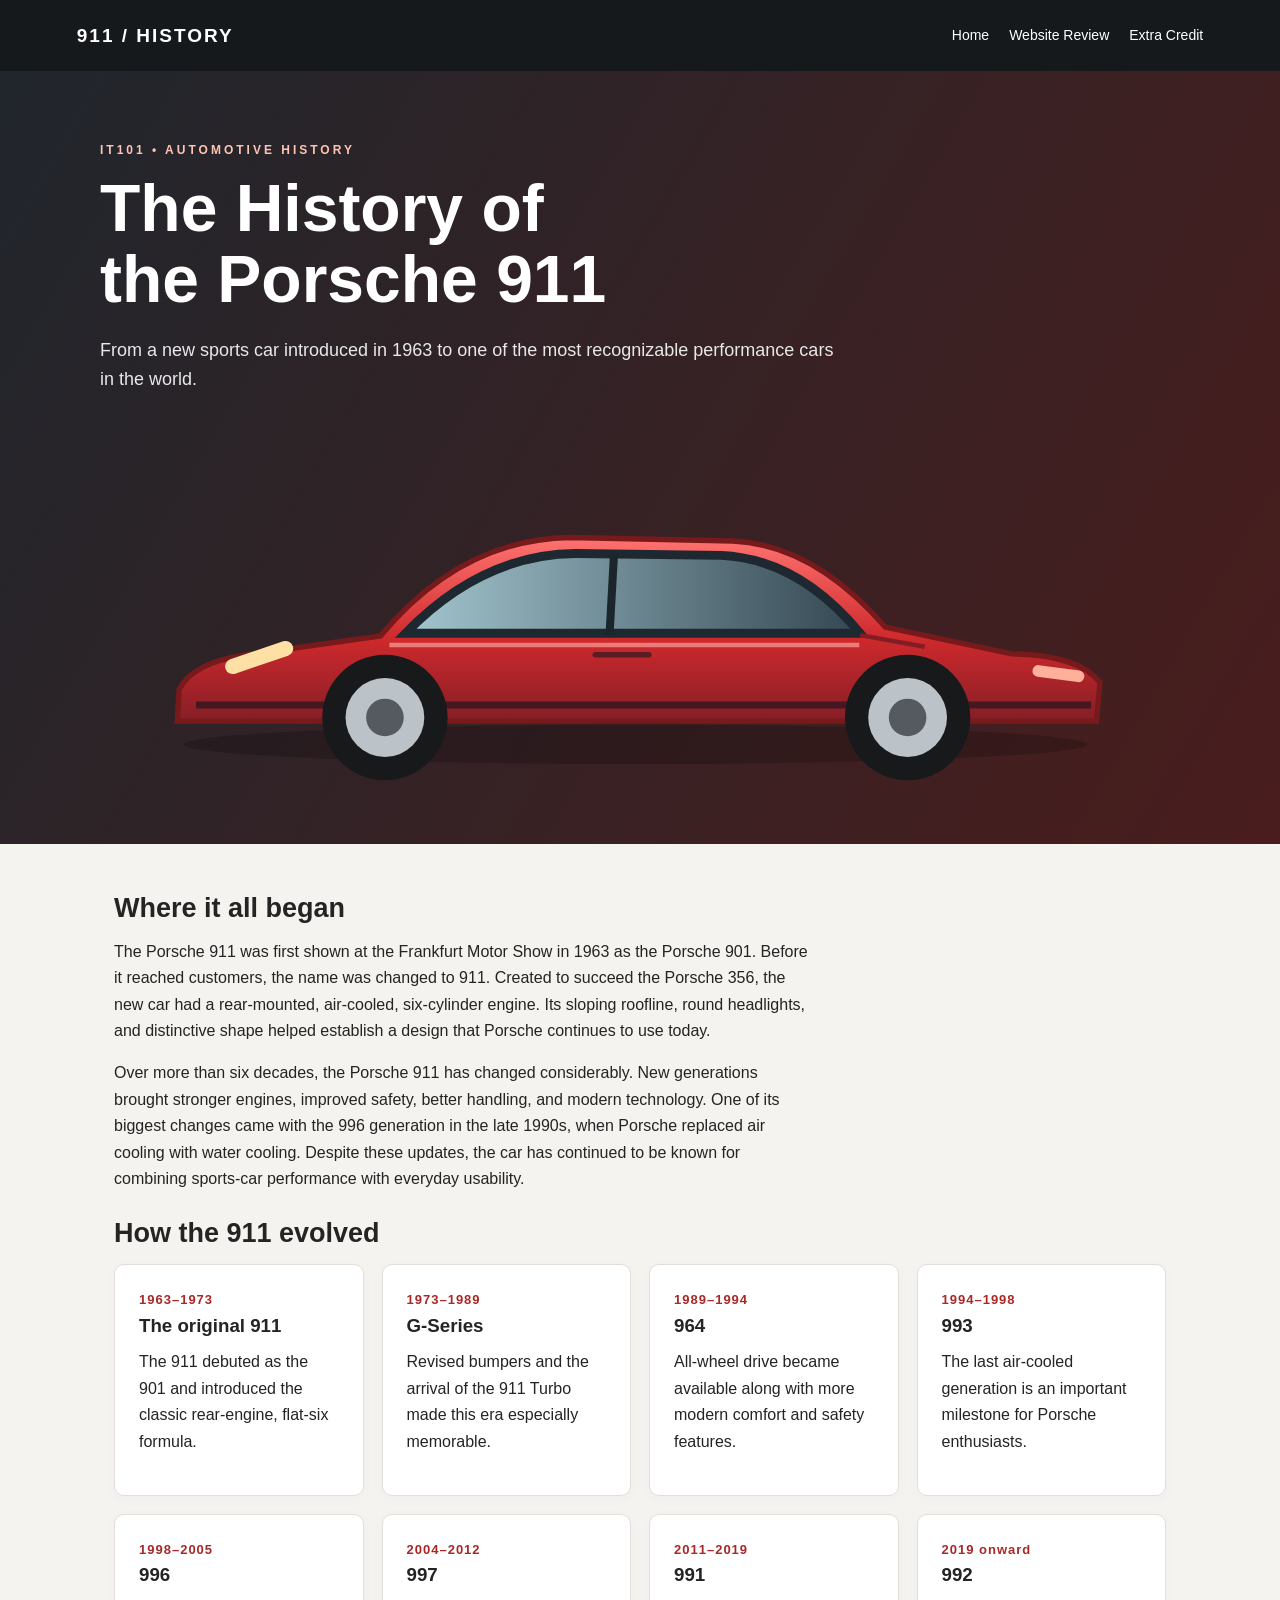
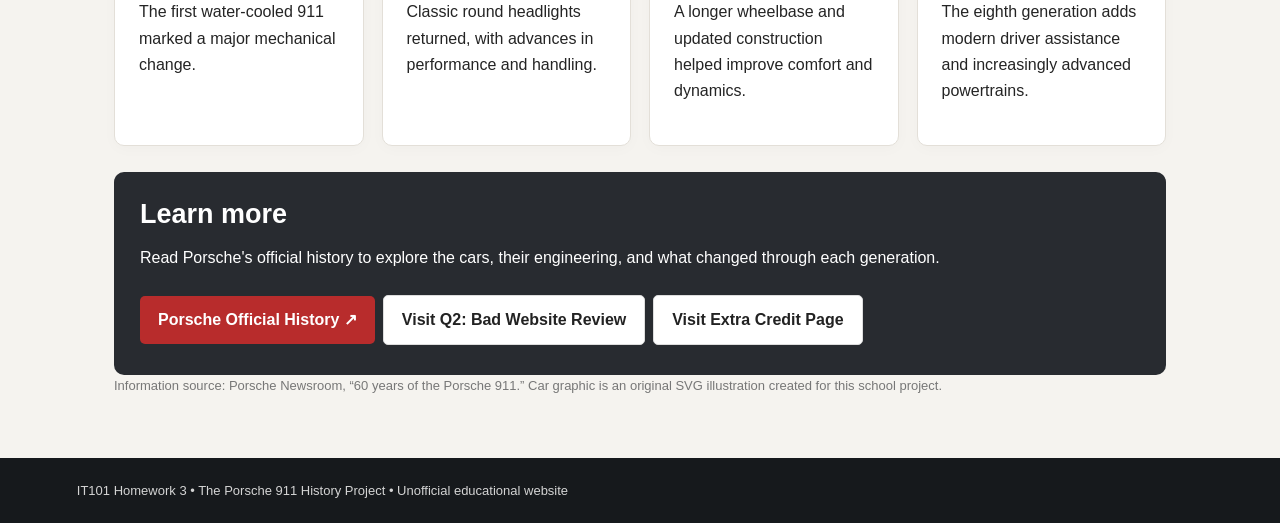
<file: index.html>
<!DOCTYPE html><html lang="en"><head><meta charset="UTF-8"><meta name="viewport" content="width=device-width, initial-scale=1"><title>History of the Porsche 911 | IT101</title><link rel="stylesheet" href="style.css"></head><body><header><nav><div class="logo">911 / HISTORY</div><div><a href="index.html">Home</a><a href="bad-website.html">Website Review</a><a href="web-design-tips.html">Extra Credit</a></div></nav></header><section class="hero"><div class="hero-inner"><div class="eyebrow">IT101 • Automotive History</div><h1>The History of<br>the Porsche 911</h1><p class="lead">From a new sports car introduced in 1963 to one of the most recognizable performance cars in the world.</p><img src="porsche-911.svg" alt="Illustration of a classic red Porsche 911 viewed from the side"></div></section><main><section class="wrap"><div class="section-head"><h2>Where it all began</h2><p>The Porsche 911 was first shown at the Frankfurt Motor Show in 1963 as the Porsche 901. Before it reached customers, the name was changed to 911. Created to succeed the Porsche 356, the new car had a rear-mounted, air-cooled, six-cylinder engine. Its sloping roofline, round headlights, and distinctive shape helped establish a design that Porsche continues to use today.</p><p>Over more than six decades, the Porsche 911 has changed considerably. New generations brought stronger engines, improved safety, better handling, and modern technology. One of its biggest changes came with the 996 generation in the late 1990s, when Porsche replaced air cooling with water cooling. Despite these updates, the car has continued to be known for combining sports-car performance with everyday usability.</p></div><h2>How the 911 evolved</h2><div class="grid"><article class="tile"><div class="year">1963–1973</div><h3>The original 911</h3><p>The 911 debuted as the 901 and introduced the classic rear-engine, flat-six formula.</p></article><article class="tile"><div class="year">1973–1989</div><h3>G-Series</h3><p>Revised bumpers and the arrival of the 911 Turbo made this era especially memorable.</p></article><article class="tile"><div class="year">1989–1994</div><h3>964</h3><p>All-wheel drive became available along with more modern comfort and safety features.</p></article><article class="tile"><div class="year">1994–1998</div><h3>993</h3><p>The last air-cooled generation is an important milestone for Porsche enthusiasts.</p></article><article class="tile"><div class="year">1998–2005</div><h3>996</h3><p>The first water-cooled 911 marked a major mechanical change.</p></article><article class="tile"><div class="year">2004–2012</div><h3>997</h3><p>Classic round headlights returned, with advances in performance and handling.</p></article><article class="tile"><div class="year">2011–2019</div><h3>991</h3><p>A longer wheelbase and updated construction helped improve comfort and dynamics.</p></article><article class="tile"><div class="year">2019 onward</div><h3>992</h3><p>The eighth generation adds modern driver assistance and increasingly advanced powertrains.</p></article></div><div class="callout"><h2>Learn more</h2><p>Read Porsche's official history to explore the cars, their engineering, and what changed through each generation.</p><a class="button" href="https://newsroom.porsche.com/en/press-kits/911-s-t/60-years-of-the-Porsche-911.html" target="_blank" rel="noopener noreferrer">Porsche Official History ↗</a><a class="button secondary" href="bad-website.html">Visit Q2: Bad Website Review</a><a class="button secondary" href="web-design-tips.html">Visit Extra Credit Page</a></div><p class="small">Information source: Porsche Newsroom, “60 years of the Porsche 911.” Car graphic is an original SVG illustration created for this school project.</p></section></main><footer>IT101 Homework 3 • The Porsche 911 History Project • Unofficial educational website</footer></body></html>
</file>
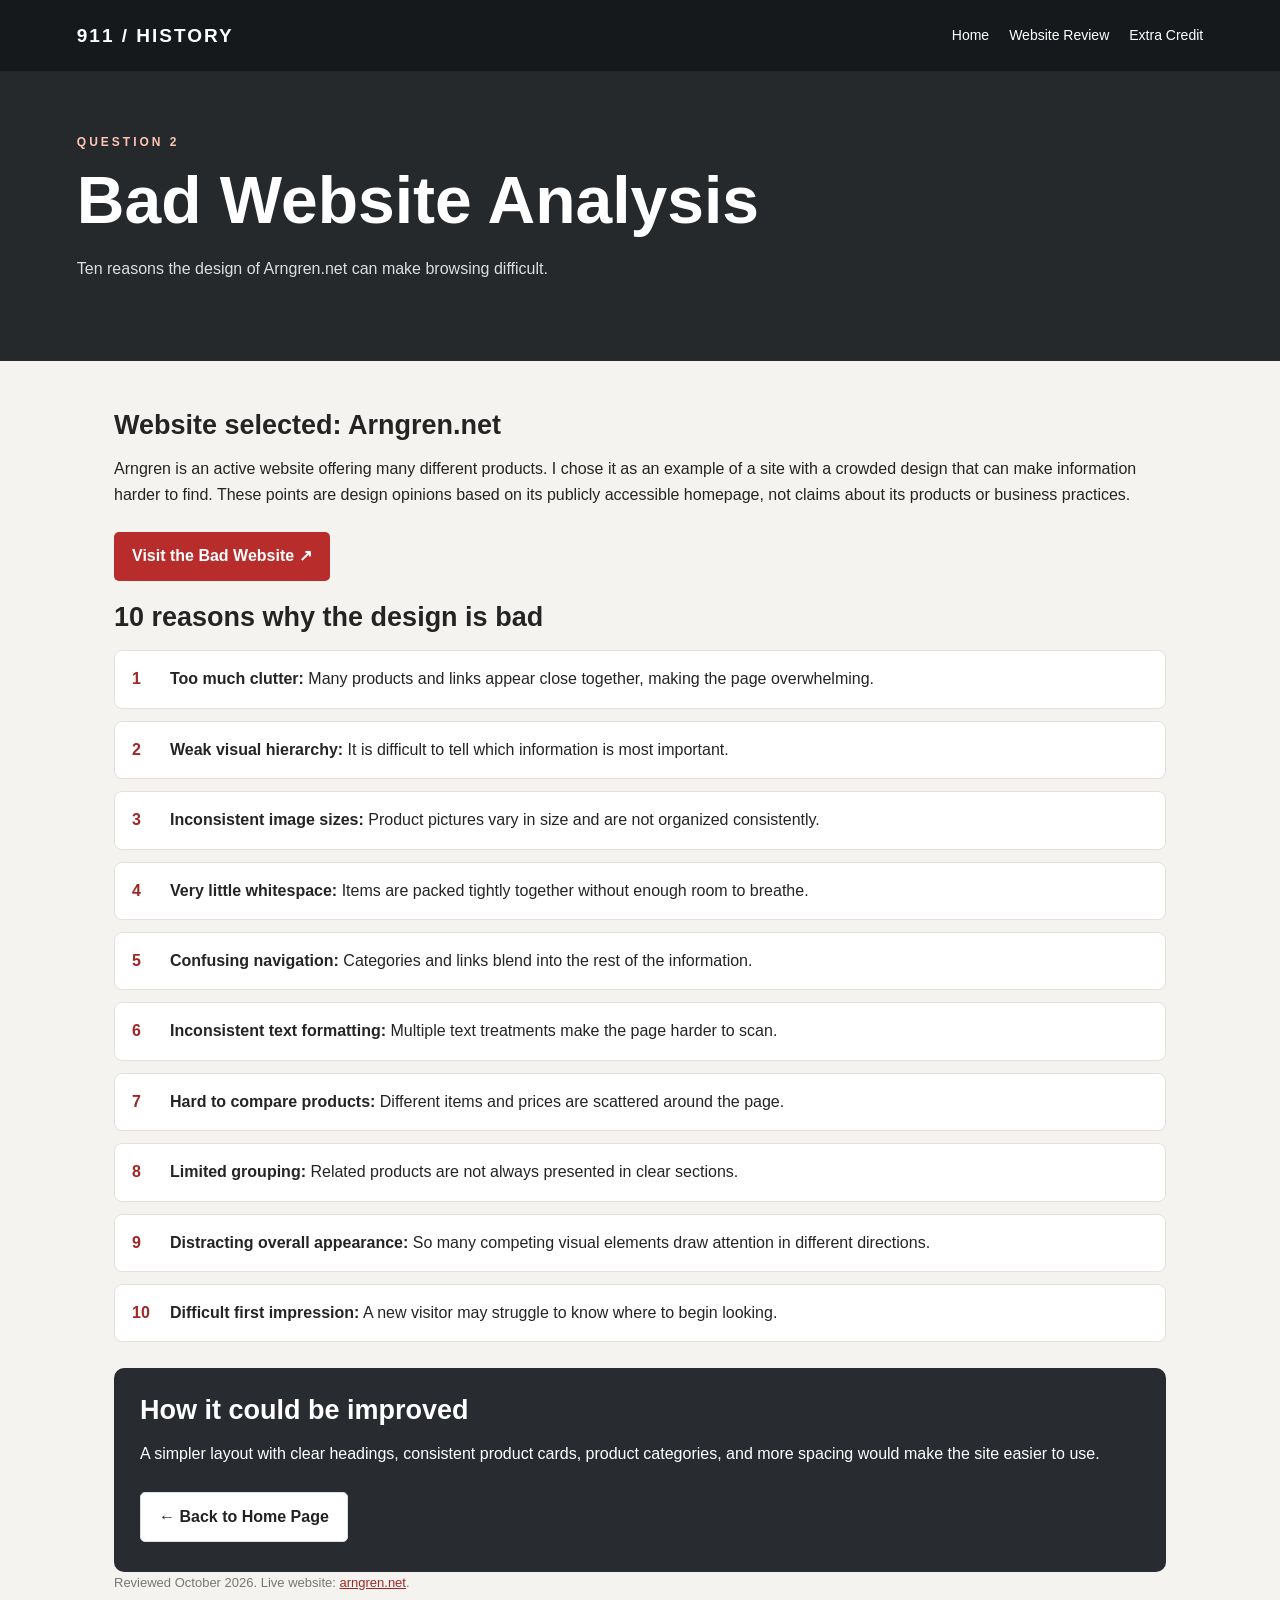
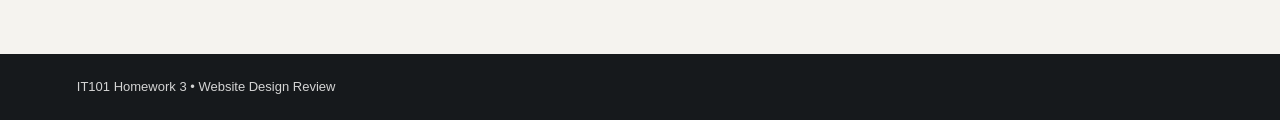
<file: bad-website.html>
<!DOCTYPE html><html lang="en"><head><meta charset="UTF-8"><meta name="viewport" content="width=device-width, initial-scale=1"><title>Bad Website Review | IT101</title><link rel="stylesheet" href="style.css"></head><body><header><nav><div class="logo">911 / HISTORY</div><div><a href="index.html">Home</a><a href="bad-website.html">Website Review</a><a href="web-design-tips.html">Extra Credit</a></div></nav></header><section class="page-head"><div class="eyebrow">Question 2</div><h1>Bad Website Analysis</h1><p>Ten reasons the design of Arngren.net can make browsing difficult.</p></section><main class="wrap"><h2>Website selected: Arngren.net</h2><p>Arngren is an active website offering many different products. I chose it as an example of a site with a crowded design that can make information harder to find. These points are design opinions based on its publicly accessible homepage, not claims about its products or business practices.</p><p><a class="button" href="https://arngren.net/" target="_blank" rel="noopener noreferrer">Visit the Bad Website ↗</a></p><h2>10 reasons why the design is bad</h2><ol class="numbered"><li><strong>Too much clutter:</strong> Many products and links appear close together, making the page overwhelming.</li><li><strong>Weak visual hierarchy:</strong> It is difficult to tell which information is most important.</li><li><strong>Inconsistent image sizes:</strong> Product pictures vary in size and are not organized consistently.</li><li><strong>Very little whitespace:</strong> Items are packed tightly together without enough room to breathe.</li><li><strong>Confusing navigation:</strong> Categories and links blend into the rest of the information.</li><li><strong>Inconsistent text formatting:</strong> Multiple text treatments make the page harder to scan.</li><li><strong>Hard to compare products:</strong> Different items and prices are scattered around the page.</li><li><strong>Limited grouping:</strong> Related products are not always presented in clear sections.</li><li><strong>Distracting overall appearance:</strong> So many competing visual elements draw attention in different directions.</li><li><strong>Difficult first impression:</strong> A new visitor may struggle to know where to begin looking.</li></ol><div class="callout"><h2>How it could be improved</h2><p>A simpler layout with clear headings, consistent product cards, product categories, and more spacing would make the site easier to use.</p><a class="button secondary" href="index.html">← Back to Home Page</a></div><p class="small">Reviewed October 2026. Live website: <a href="https://arngren.net/">arngren.net</a>.</p></main><footer>IT101 Homework 3 • Website Design Review</footer></body></html>
</file>
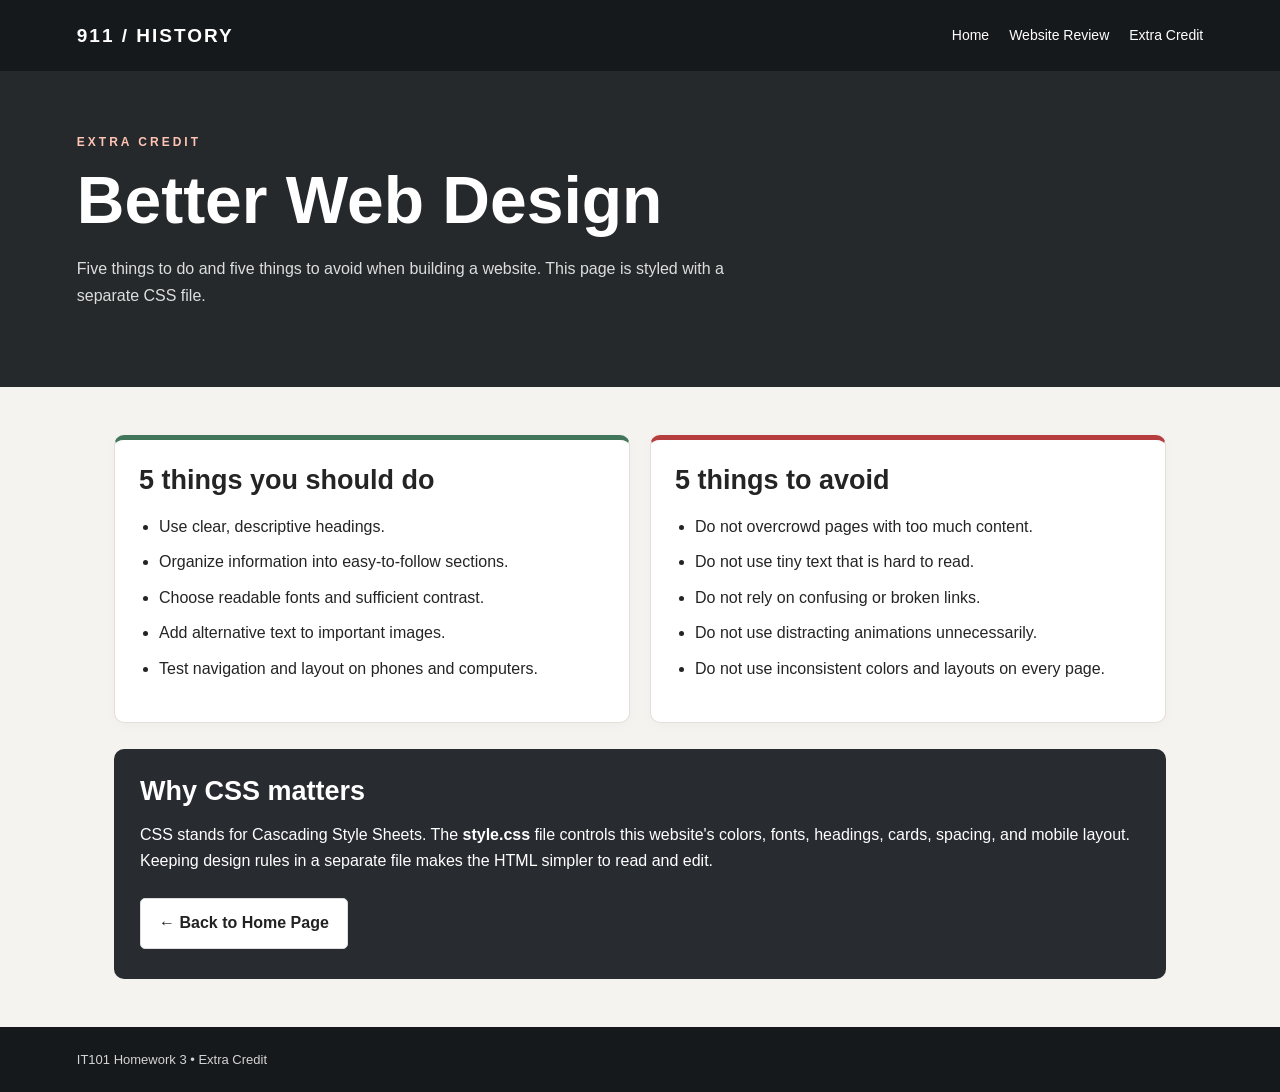
<file: web-design-tips.html>
<!DOCTYPE html><html lang="en"><head><meta charset="UTF-8"><meta name="viewport" content="width=device-width, initial-scale=1"><title>Web Design Best Practices | IT101</title><link rel="stylesheet" href="style.css"></head><body><header><nav><div class="logo">911 / HISTORY</div><div><a href="index.html">Home</a><a href="bad-website.html">Website Review</a><a href="web-design-tips.html">Extra Credit</a></div></nav></header><section class="page-head"><div class="eyebrow">Extra Credit</div><h1>Better Web Design</h1><p>Five things to do and five things to avoid when building a website. This page is styled with a separate CSS file.</p></section><main class="wrap"><div class="tips"><section class="tile tip-good"><h2>5 things you should do</h2><ul><li>Use clear, descriptive headings.</li><li>Organize information into easy-to-follow sections.</li><li>Choose readable fonts and sufficient contrast.</li><li>Add alternative text to important images.</li><li>Test navigation and layout on phones and computers.</li></ul></section><section class="tile tip-bad"><h2>5 things to avoid</h2><ul><li>Do not overcrowd pages with too much content.</li><li>Do not use tiny text that is hard to read.</li><li>Do not rely on confusing or broken links.</li><li>Do not use distracting animations unnecessarily.</li><li>Do not use inconsistent colors and layouts on every page.</li></ul></section></div><div class="callout"><h2>Why CSS matters</h2><p>CSS stands for Cascading Style Sheets. The <strong>style.css</strong> file controls this website's colors, fonts, headings, cards, spacing, and mobile layout. Keeping design rules in a separate file makes the HTML simpler to read and edit.</p><a class="button secondary" href="index.html">← Back to Home Page</a></div></main><footer>IT101 Homework 3 • Extra Credit</footer></body></html>
</file>
<file: style.css>
*{box-sizing:border-box}html{scroll-behavior:smooth}body{margin:0;background:#f5f3ef;color:#242424;font-family:Arial,Helvetica,sans-serif;line-height:1.65}header{background:#16191c;color:#fff;padding:20px 6%}nav{display:flex;align-items:center;justify-content:space-between;gap:16px;flex-wrap:wrap}.logo{font-size:19px;font-weight:800;letter-spacing:2px}nav a{color:#fff;text-decoration:none;margin-left:20px;font-size:14px}nav a:hover,a:hover{color:#be3030}.hero{background:linear-gradient(120deg,#20262c,#4a1d1d);color:#fff;padding:70px 6% 45px}.hero-inner{max-width:1080px;margin:auto}.eyebrow{text-transform:uppercase;letter-spacing:3px;color:#ffc4b3;font-size:12px;font-weight:bold}h1{font-size:clamp(36px,6vw,66px);line-height:1.08;margin:12px 0 20px}h2{font-size:27px;line-height:1.25;margin:0 0 13px}h3{margin:0 0 8px}p{margin-top:0}.lead{max-width:740px;font-size:18px;color:#e8e8e8}.hero img{width:100%;max-height:400px;object-fit:contain;display:block;margin:35px auto 0}.wrap{max-width:1100px;margin:auto;padding:48px 24px}.section-head{max-width:700px;margin-bottom:25px}.grid{display:grid;grid-template-columns:repeat(auto-fit,minmax(235px,1fr));gap:18px}.tile{background:white;border:1px solid #e3dfd8;border-radius:10px;padding:24px;box-shadow:0 3px 15px #00000006}.year{color:#a92828;font-size:13px;font-weight:800;letter-spacing:1px}.callout{background:#282b30;color:#fff;border-radius:10px;padding:26px;margin-top:26px}.callout a{color:#ffd0c7}.button{display:inline-block;padding:11px 18px;background:#b82c2c;color:white!important;text-decoration:none;border-radius:5px;font-weight:bold;margin:8px 8px 4px 0}.button.secondary{background:#fff;color:#222!important;border:1px solid #ddd}main a{color:#a12626}footer{background:#16191c;color:#d4d4d4;padding:22px 6%;font-size:13px}.page-head{background:#25292c;color:#fff;padding:62px 6%}.page-head p{max-width:700px;color:#ddd}.numbered{counter-reset:item;list-style:none;padding:0;display:grid;gap:12px}.numbered li{counter-increment:item;padding:15px 18px 15px 55px;background:#fff;border-radius:8px;border:1px solid #e4e1dc;position:relative}.numbered li:before{content:counter(item);position:absolute;left:17px;top:15px;font-weight:800;color:#a12626}.tips{display:grid;grid-template-columns:repeat(auto-fit,minmax(280px,1fr));gap:20px}.tips ul{padding-left:20px}.tips li{margin:9px 0}.tip-good{border-top:5px solid #42765a}.tip-bad{border-top:5px solid #b53d3d}.small{font-size:13px;color:#777}@media(max-width:650px){nav a{display:inline-block;margin:6px 12px 2px 0}.hero{padding-top:45px}.wrap{padding:35px 18px}}
</file>
